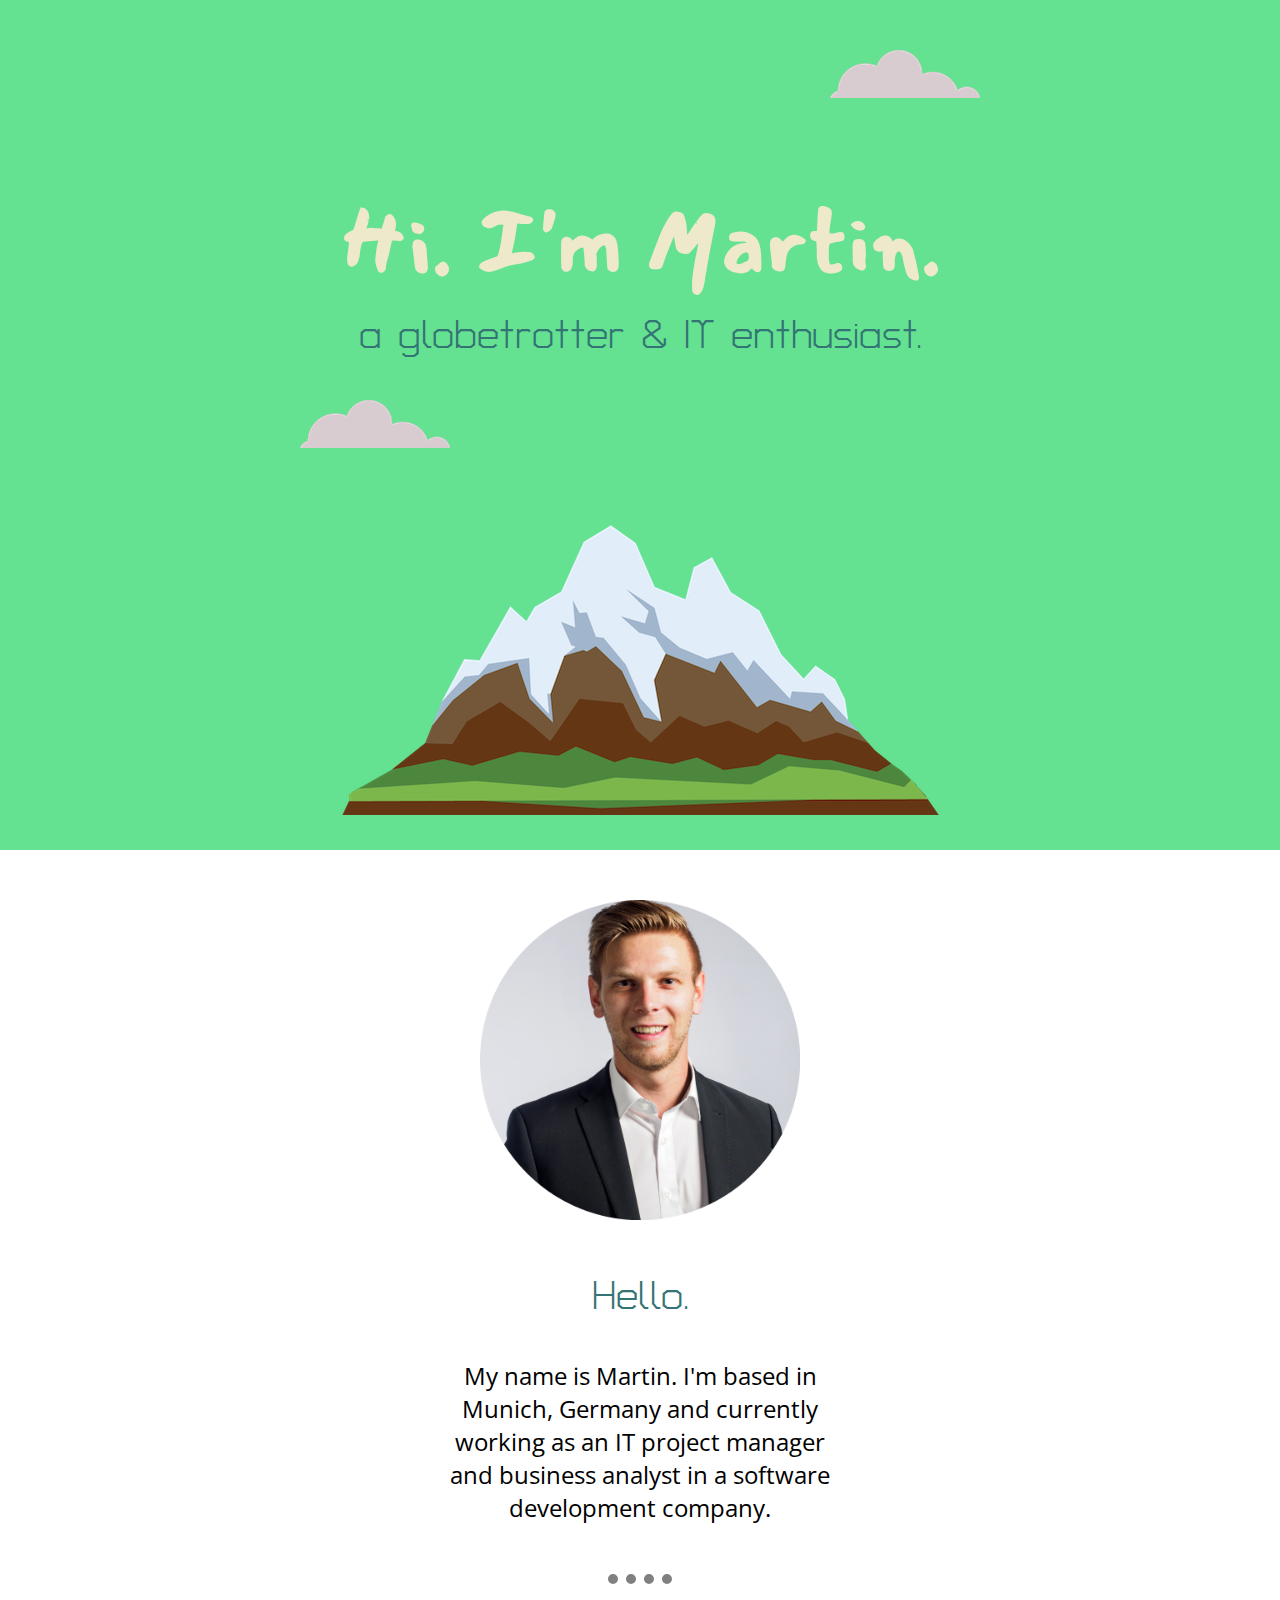
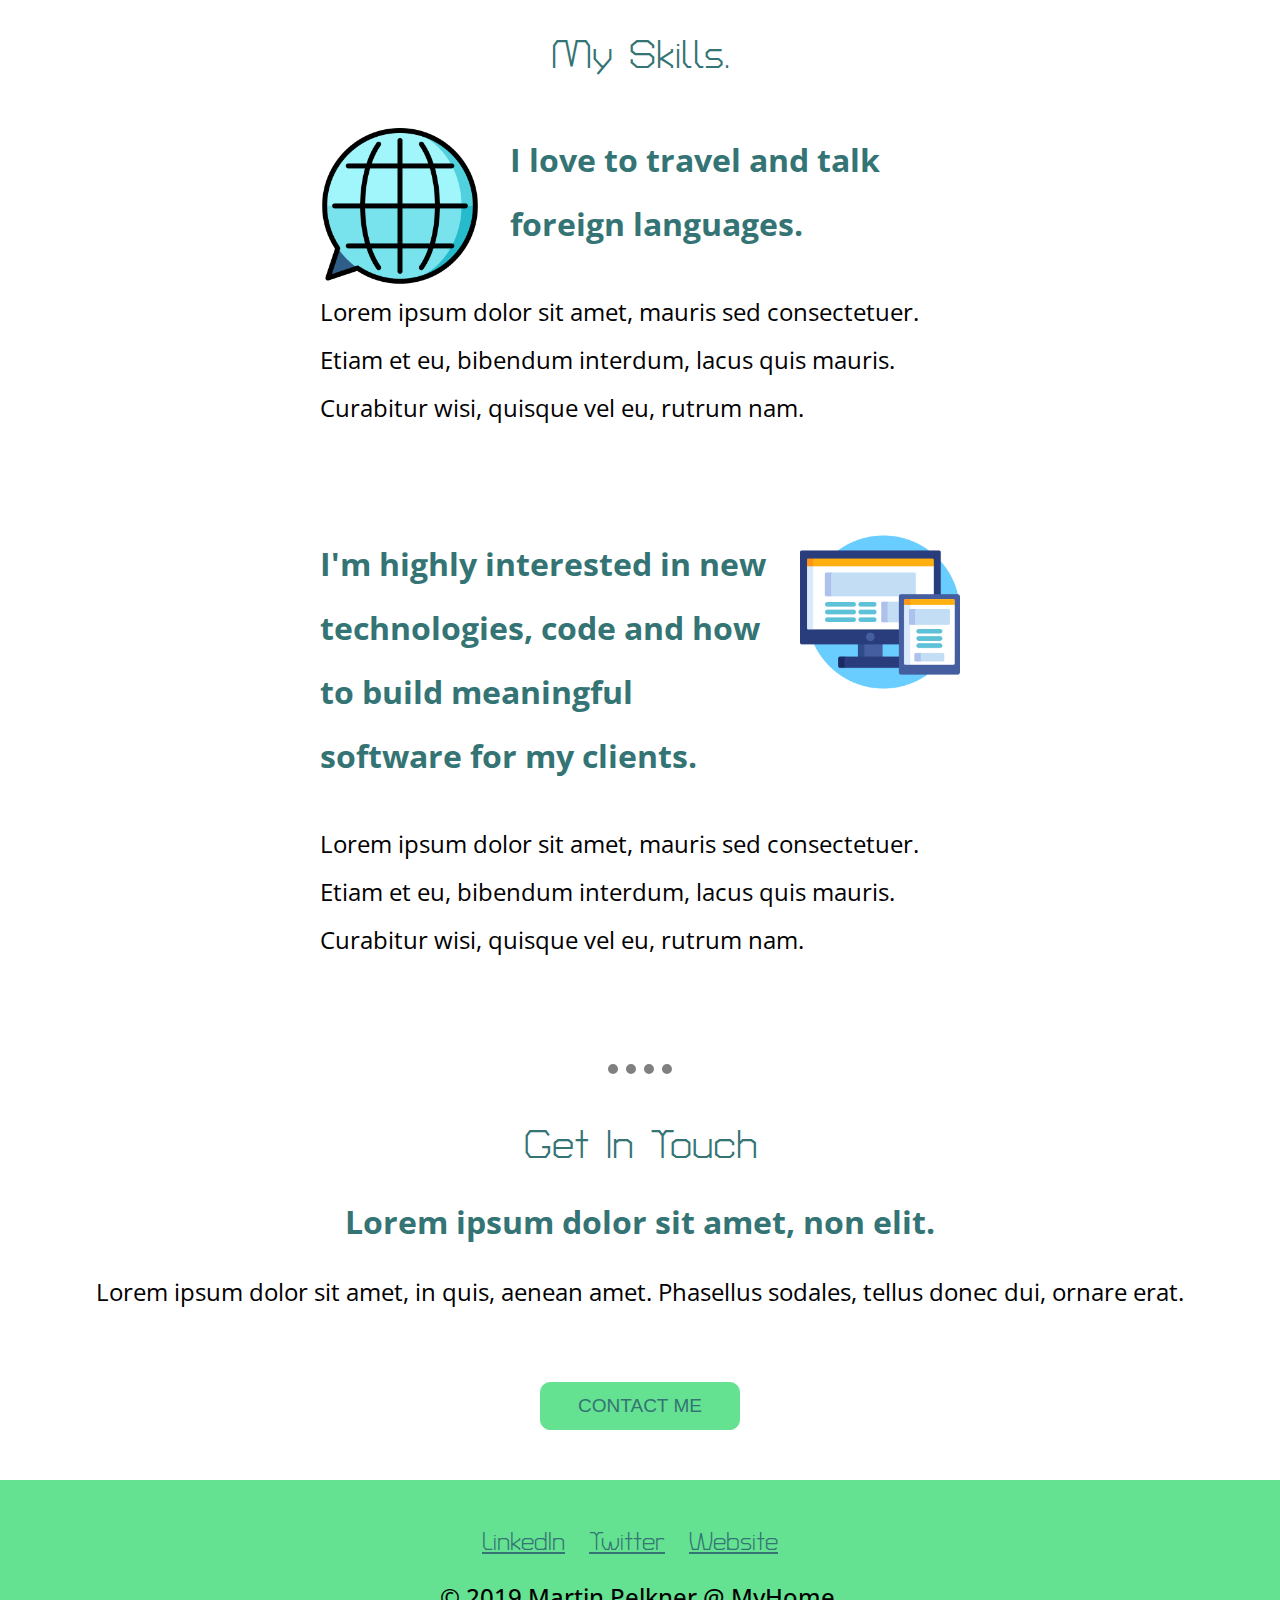
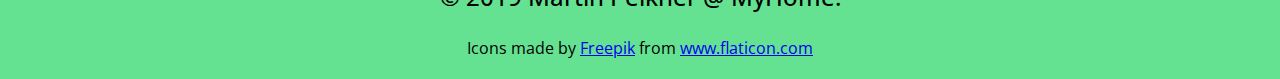
<file: index.html>
<!-- Neue HTML Datei -->

<!DOCTYPE html>
<html lang="en" dir="ltr">
  <head>
    <meta charset="utf-8">
    <title>Martin Pelkner - a programmer & product owner.</title>
    <link rel="stylesheet" href="css/styles.css">
    <link rel="icon" href="favicon.ico">
    <link href="https://fonts.googleapis.com/css?family=Mansalva|Open+Sans+Condensed:300|Turret+Road&display=swap" rel="stylesheet">
  </head>
  <body>
    <!-- h1 und p sind block elements und blocken über die
      gesamte Breite des Screens. span blockt nur inline jedes Wort-->
<div class="top-container">
      <img class="top-cloud" src="images/cloud.png" alt="cloud-img">
      <br>
      <div class="text-box1">
        <h1>Hi. I'm Martin.</h1>
        <h2>a globetrotter & IT enthusiast.</h2>
      </div>

      <img class="bottom-cloud" src="images/cloud.png" alt="cloud-img">
      <img class="mountain" src="images/mountain.png" alt="mountain-img">
</div>

<div class="middle-container">
  <div class="profile">
    <img class="profile-img" src="images/martin.png" alt="">
    <h2 class="hello">Hello.</h2>
    <p class="hello-text">My name is Martin. I'm based in Munich, Germany and currently working as an IT project manager and business analyst in a software development company.</p>
  </div>
  <hr>
  <div class="skills">
    <h2>My Skills.</h2>
    <div class="skill-row">
      <img class="speech-bubble-globe" src="images/translation.png" alt="">
      <h3>I love to travel and talk foreign languages.</h3>
      <p>Lorem ipsum dolor sit amet, mauris sed consectetuer. Etiam et eu, bibendum interdum, lacus quis mauris. Curabitur wisi, quisque vel eu, rutrum nam.</p>
    </div>
    <div class="skill-row">
      <img class="computer" src="images/responsive.png" alt="">
      <h3>I'm highly interested in new technologies, code and how to build meaningful software for my clients.</h3>
      <p>Lorem ipsum dolor sit amet, mauris sed consectetuer. Etiam et eu, bibendum interdum, lacus quis mauris. Curabitur wisi, quisque vel eu, rutrum nam.</p>
    </div>
  </div>
  <hr>
  <div class="contact-me">

    <h2>Get In Touch</h2>
    <h3>Lorem ipsum dolor sit amet, non elit.</h3>
    <p>Lorem ipsum dolor sit amet, in quis, aenean amet. Phasellus sodales, tellus donec dui, ornare erat.</p>
    <a href="mailto:name@email.com" class="myButton">CONTACT ME</a>
  </div>
</div>


<div class="bottom-container">
  <a class="footer-link" href="https://www.linkedin.com/">LinkedIn</a>
  <a class="footer-link" href="https://twitter.com/">Twitter</a>
  <a class="footer-link" href="https://www.appbrewery.co/">Website</a>
  <p class="copyright-text">© 2019 Martin Pelkner @ MyHome.</p>

<div>Icons made by
  <a href="https://www.flaticon.com/authors/freepik" title="Freepik">Freepik</a> from <a href="https://www.flaticon.com/"             title="Flaticon">www.flaticon.com</a>
</div>
</div>
  </body>
</html>
</file>
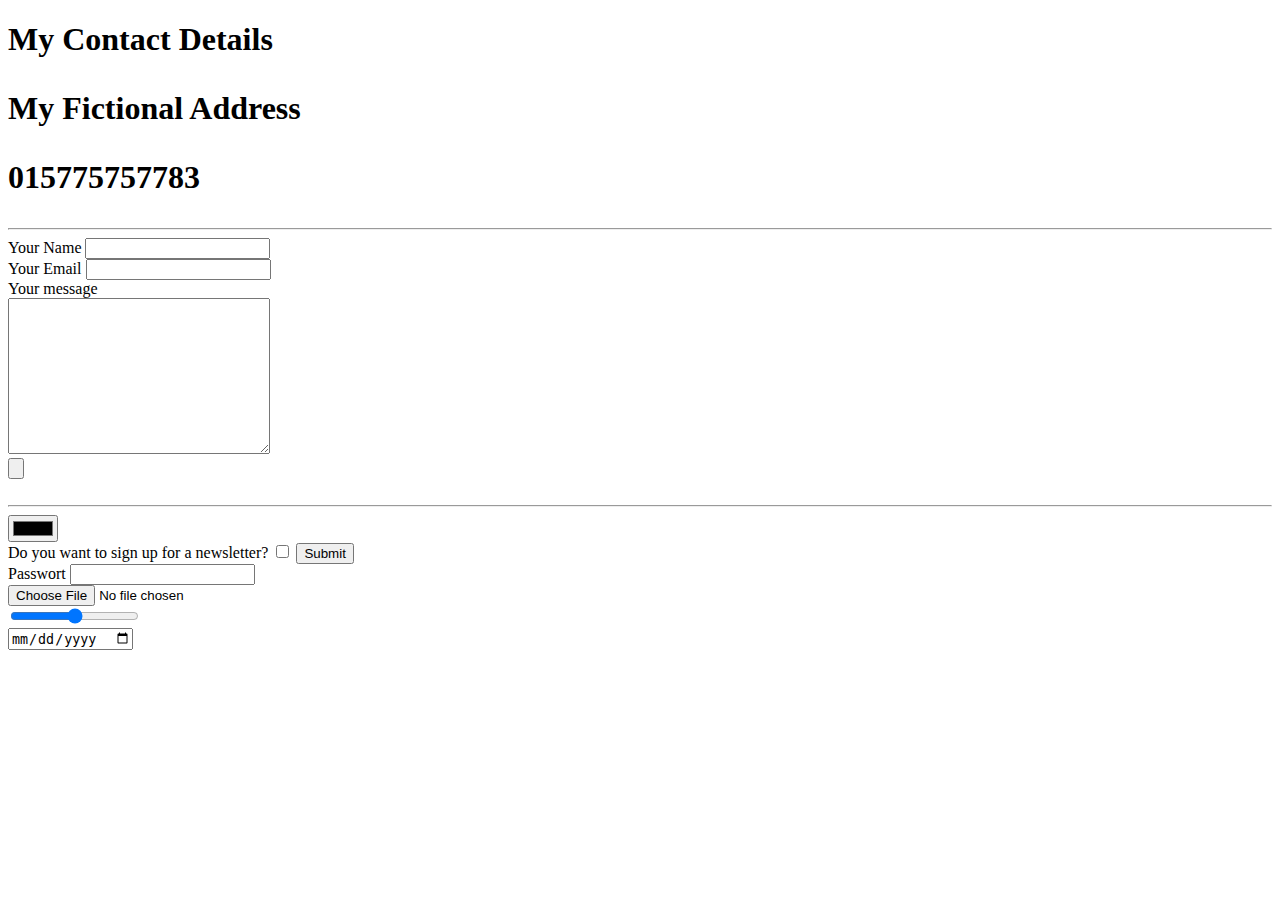
<file: contact-me.html>
<!DOCTYPE html>
<html>
	<head>
		<meta charset="utf-8">
		<title>Contact Me</title>
	</head>
	<body>
		<h1>My Contact Details</h1>
		<h1><p>My Fictional Address</p></h1>
		<h1><p>015775757783</p></h1>
<hr>
<form action="mailto:info@pelkeoimmo.de" method="post" enctype="text/plain">
	<label>Your Name</label>
	<input type="text" name="yourName" value=""><br>
<label>Your Email</label>
<input type="email" name="yourEmail" value=""><br>
<label>Your message</label><br>
<textarea name="yourMessage" rows="10" cols="30"></textarea>
<br>
<input type="submit" name="" value="">
</form>

	<br>
	<hr>
	<form class="" action="index.html" method="post">
		<input type="color" name="" value=""><br>
		<label>Do you want to sign up for a newsletter?</label>
		<input type="checkbox" name="" value="">
		<input type="submit" name=""><br>
		<label>Passwort</label>
		<input type="password" name="" value="">
		<br>
		<input type="file" name="" value="">
		<br>
		<input type="range" name="" value="">
		<br>
		<input type="date" name="" value="">
	</form>



	</body>
</html>
</file>
<file: css/styles.css>
body{
  margin: 0px;
  text-align: center;
  font-family: 'Open Sans Condensed', sans-serif;
}

.ownership{
  font-weight: 800;
}

h1{
  color: #efe9cc;
  font-size: 5.625rem;
  margin: 0px auto 0 auto;
  font-family: 'Mansalva', cursive;
}
h2{
  color: #347474;
  font-family: 'Turret Road', cursive;
  font-size: 2.5rem;
  margin: 0px auto 0 auto;
  font-weight: 400;
}
h3{
  color: #347474;
  font-family: 'Open Sans Condensed', sans-serif;
  font-size: 2rem;
}
p{
  font-size: 1.5rem;
}
hr{
  width: 5%;
  border-width: 10px 0 0 0;
  border-top-style: dotted;
}

/*Top-Container frames*/

.top-container{
  position: relative;
  background-color: #64e291;
  height: 800px;
  padding-top: 50px;
}
.text-box1{
  display: inline-block;
  margin-top: 100px;
}
.top-cloud{

  position:absolute;
  right: 300px;
  top-margin: 50px;
}
.bottom-cloud{

  position: absolute;
  left:300px;
  top: 400px;

}
.mountain{
  display:block;
  margin: 100px auto 0 auto;
}

/*Middle-container frames*/

.middle-container{
  display: block;
}
.profile{
  margin-top: 50px;
  margin-bottom: 50px;
}
.profile-img{
  width: 25%;
}
.hello{
  margin-top: 50px;
}
.hello-text{
  width:30%;
  margin:auto;
  margin-top: 40px;
}
.skills{
  margin-top: 50px;
}
.skill-row{
  width: 50%;
  margin: 50px auto 100px auto;
  text-align: left;
  line-height: 2;
}
.speech-bubble-globe{
  width: 25%;
  float: left;
  margin-right: 30px;
}
.computer{
  width: 25%;
  float:right;
  margin-left: 30px;
}

.contact-me{
  margin-top: 50px;
}

.myButton {
  margin-top: 50px;
  background-color:#64e291;
  border-radius:10px;
  border:1px solid #64e291;
  display:inline-block;
  cursor:pointer;
  color:#347474;
  font-family:Arial;
  font-size:19px;
  padding:12px 37px;
  text-decoration:none;
  text-shadow:0px 1px 0px #64e291;
}
.myButton:active {
  position:relative;
  top:1px;
}

/*Bottom-container frames*/

.bottom-container{
  display: block;
  background-color: #64e291;
  margin-top: 50px;
  padding-top: 50px;
  padding-bottom: 20px;
  margin-bottom: 0;
}
.footer-link{
  color:#347474;
  font-family: 'Turret Road', cursive;
  font-size: 1.5rem;
  margin-right: 20px;
  }
.copyright-text{
  font-family: 'Open Sans Condensed', sans-serif;
  font-weight:500;
}
</file>
